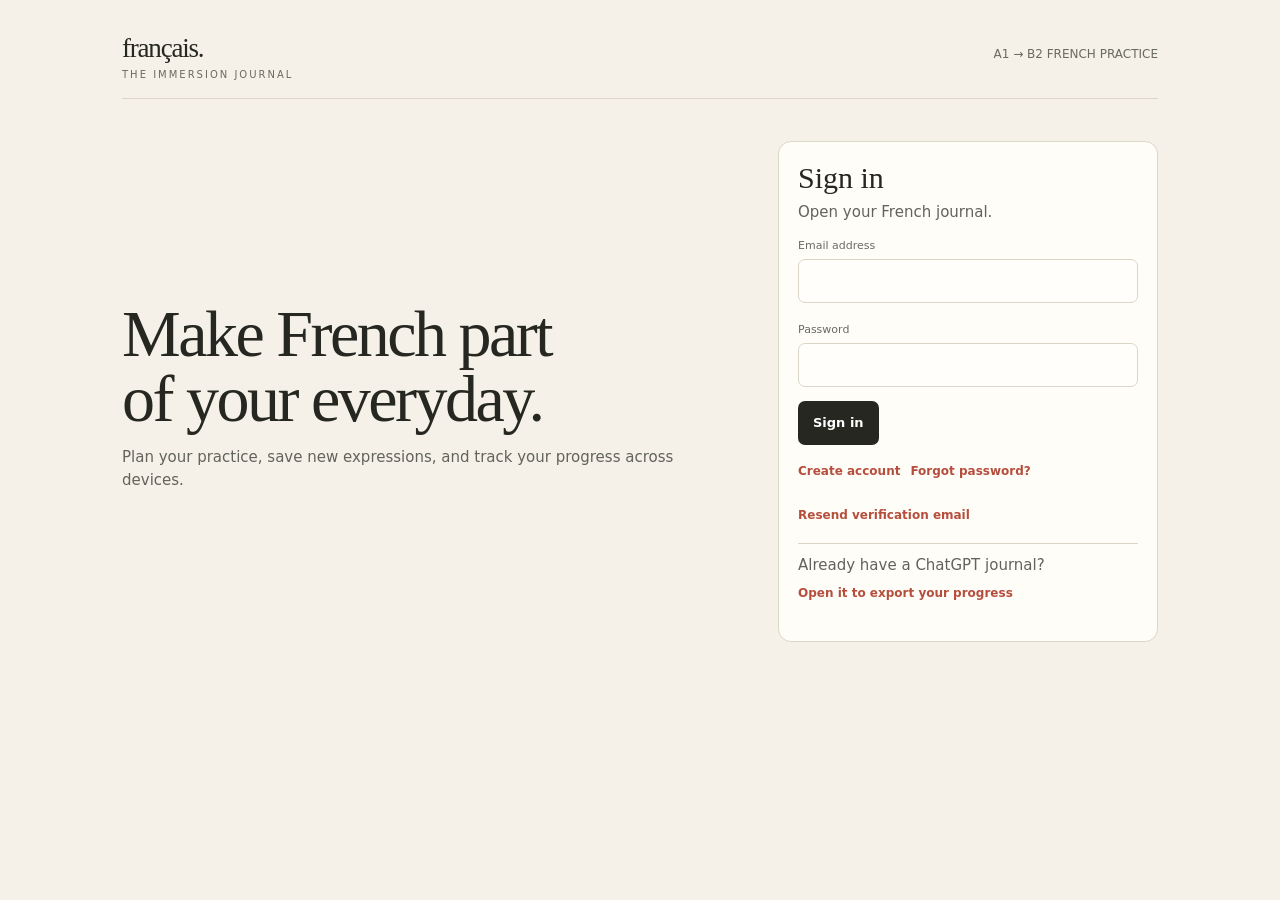
<file: index.html>
<!doctype html>
<html lang="en">
<head>
<meta charset="utf-8">
<meta name="viewport" content="width=device-width, initial-scale=1, viewport-fit=cover">
<meta name="referrer" content="no-referrer">
<meta http-equiv="Content-Security-Policy" content="default-src 'self'; connect-src 'self' https://*.supabase.co; style-src 'self' 'unsafe-inline'; base-uri 'none'; object-src 'none'; form-action 'self'">
<meta name="theme-color" content="#f5f1e8">
<meta name="journal-owner" content="">
<meta name="journal-auth-provider" content="supabase">
<meta name="description" content="A flexible, editorial French immersion tracker from A1 to B2.">
<link rel="manifest" href="./manifest.webmanifest">
<link rel="icon" href="./journal/icon-192.png">
<link rel="apple-touch-icon" href="./journal/icon-192.png">
<title>Français — Immersion Tracker</title>
<link rel="stylesheet" href="./journal/journal.css?v=email-accounts">
</head>
<body>

<div class="shell" id="pagesWelcome">
<header class="top">
  <div class="brand">français.<small>THE IMMERSION JOURNAL</small></div>
  <div class="topright">A1 → B2 FRENCH PRACTICE</div>
</header>
<main class="hero sign-in-hero email-auth">
  <div>
    <h1>Make French part<br>of your everyday.</h1>
    <p>Plan your practice, save new expressions, and track your progress across devices.</p>
  </div>
  <section class="card auth-card" aria-labelledby="authTitle">
    <h2 id="authTitle">Sign in</h2>
    <p id="authIntro" class="muted">Open your French journal.</p>
    <form id="authForm" hidden>
      <div id="authEmailField">
        <label class="label" for="authEmail">Email address</label>
        <input class="input" id="authEmail" type="email" autocomplete="email" inputmode="email" maxlength="254" required>
      </div>
      <div id="authPasswordField">
        <label class="label" for="authPassword">Password</label>
        <input class="input" id="authPassword" type="password" autocomplete="current-password" required>
        <p class="form-note" id="authPasswordHint" hidden>Use at least 12 characters.</p>
      </div>
      <button class="btn" id="authSubmit" type="submit">Sign in</button>
    </form>
    <p id="authStatus" class="muted auth-status" role="status" aria-live="polite">Checking sign-in…</p>
    <div class="auth-actions" id="authActions" hidden>
      <button class="link auth-link" type="button" data-auth-mode="signup">Create account</button>
      <button class="link auth-link" type="button" data-auth-mode="forgot">Forgot password?</button>
      <button class="link auth-link" type="button" data-auth-mode="resend">Resend verification email</button>
      <button class="link auth-link" type="button" data-auth-mode="signin" hidden>Back to sign in</button>
    </div>
    <p class="muted auth-legacy">Already have a ChatGPT journal? <a class="link" href="https://francais-immersion-journal.twinchime8.chatgpt.site/" target="_blank" rel="noopener">Open it to export your progress</a></p>
  </section>
</main>
</div>
<div class="shell" id="pagesJournal" hidden>
<header class="top"><div class="brand">français.<small>THE IMMERSION JOURNAL</small></div><div class="topright">A PERSONAL A1 → B2 PRACTICE SYSTEM
<div class="account-row"><span id="syncStatus" class="status" role="status">Connecting…</span><button class="btn secondary" type="button" id="pagesSignOut">Sign out</button></div></div></header>
<section class="hero"><div><div class="eyebrow">Your language, in progress</div><h1>Make French part<br>of your everyday.</h1><p>A flexible learning companion. Choose the time and energy you have today; keep moving toward independent, confident French.</p></div><div class="hero-stat"><div class="big" id="totalMinutes">0</div><div><div class="statlabel">Minutes logged</div><div class="muted"><span id="heroFocus">A2 focus</span></div></div></div></section>
<nav class="nav" aria-label="Main navigation">
<button class="active" data-tab="today">Today</button><button data-tab="tv5">TV5MONDE method</button><button data-tab="speaking">Speaking</button><button data-tab="vocab">Vocabulary</button><button data-tab="roadmap">A1 → B2 roadmap</button><button data-tab="history">Progress</button>
</nav>

<main>
<section class="section active" id="today">
<div class="sectionhead"><div><div class="eyebrow">Flexible daily planner</div><h2>What can you do today?</h2><p>No fixed weekdays. Pick a session that fits your day.</p></div><div class="streak"><span id="streak">0</span> <span class="muted">day practice streak</span></div></div>
<div class="grid">
<div class="card"><h3>Choose your pace</h3><p class="muted">Check off the activities you finish.</p>
<div class="pills" id="modes"><button class="pill selected" data-mode="light">Light · 5–10 min</button><button class="pill" data-mode="standard">Standard · ~20 min</button><button class="pill" data-mode="intensive">Intensive · 30–45 min</button></div>
<div class="metricrow"><strong id="modeTitle">Light day</strong><span id="modeTime" class="muted">5–10 minutes</span></div>
<div id="tasks"></div>
<label class="label" for="sessionMinutes">Additional minutes</label><input class="input" id="sessionMinutes" type="number" min="0" max="300" inputmode="numeric" placeholder="Optional">
<p class="form-note">Enter minutes for activities you haven’t already logged in another panel.</p>
<div class="btnrow"><button class="btn" id="finishSession">Log completed activities</button><button class="btn secondary" id="clearChecks">Clear checks</button></div>
<div class="notice">Busy day? Do your Duolingo lesson and one short TV5MONDE listening exercise. That is a valid light session.</div>
</div>
<div class="card"><h3>Daily Duolingo</h3><p class="muted"><strong id="duoStreak">0</strong> day Duolingo streak · <a class="link" href="https://www.duolingo.com/learn" target="_blank" rel="noopener">Open Duolingo ↗</a></p>
<div class="metricrow"><span>Today's lesson</span><strong id="duoStatus">Not logged</strong></div><div class="progress"><span id="duoBar"></span></div>
<label class="label" for="duoMinutes">Minutes spent</label><input class="input" id="duoMinutes" type="number" min="1" max="180" inputmode="numeric" placeholder="e.g. 7">
<div class="btnrow"><button class="btn" id="logDuo">Log today's Duolingo</button><button class="btn secondary" id="undoDuo" hidden>Remove today’s log</button></div>
<p class="muted" style="margin-top:12px">Use Duolingo for grammar and vocabulary, and TV5MONDE or a curated video for listening.</p>
<hr style="border:0;border-top:1px solid var(--line);margin:17px 0">
<h3>Quick log</h3><p class="muted">Record extra listening, reading or speaking whenever it happens.</p>
<label class="label" for="quickType">Activity</label><select class="input" id="quickType"><option>French listening</option><option>Speaking</option><option>Reading</option><option>Writing</option><option>TV5MONDE</option><option>Vocabulary review</option><option>Other immersion</option></select>
<label class="label" for="quickMinutes">Minutes</label><input class="input" id="quickMinutes" type="number" min="1" max="300" placeholder="e.g. 10">
<button class="btn secondary" id="quickLog">Add to today's total</button>
</div>
</div>
</section>

<section class="section" id="tv5">
<div class="sectionhead"><div><div class="eyebrow">Primary learning resource</div><h2>How to use TV5MONDE</h2><p>Turn one short lesson into listening, comprehension and usable language.</p></div><a class="link" href="https://apprendre.tv5monde.com/fr/exercices/a2-elementaire" target="_blank" rel="noopener">Browse A2 exercises ↗</a></div>
<div class="grid">
<div class="card"><h3>The five-step lesson</h3><p class="muted">Use this workflow for an A2 activity. It also works at B1 and B2.</p>
<div class="steps" id="tvSteps">
<div class="step"><div><label><input type="checkbox" data-tv-step="0"><strong>Listen first — no transcript</strong></label><p>Watch or listen once. Identify the topic, speakers and general message. Don't pause for every unknown word.</p></div></div>
<div class="step"><div><label><input type="checkbox" data-tv-step="1"><strong>Answer the comprehension questions</strong></label><p>Use what you understood. Guess where necessary; this trains real-time comprehension.</p></div></div>
<div class="step"><div><label><input type="checkbox" data-tv-step="2"><strong>Check the transcript</strong></label><p>Review incorrect answers. Find 3–5 useful words or expressions, not every unfamiliar item.</p></div></div>
<div class="step"><div><label><input type="checkbox" data-tv-step="3"><strong>Listen again</strong></label><p>Replay a short section while following the French text, then listen once more without reading.</p></div></div>
<div class="step"><div><label><input type="checkbox" data-tv-step="4"><strong>Produce something</strong></label><p>Say or write 2–3 original sentences using expressions from the lesson.</p></div></div>
</div>
</div>
<div class="card"><h3>Log a listening lesson</h3><p class="muted">Keep a record of what you studied and what needs another pass.</p>
<label class="label" for="tvTitle">Lesson title or topic</label><input class="input" id="tvTitle" placeholder="e.g. Se déplacer en ville">
<label class="label" for="tvSource">Source</label><select class="input" id="tvSource"><option>TV5MONDE</option><option>Curated video</option></select>
<label class="label" for="tvUrl">Lesson or video link</label><input class="input" id="tvUrl" type="url" inputmode="url" placeholder="https://">
<div class="fields"><div><label class="label" for="tvLevel">Level</label><select class="input" id="tvLevel"><option>A2</option><option>A1</option><option>B1</option><option>B2</option></select></div><div><label class="label" for="tvDifficulty">How did it feel?</label><select class="input" id="tvDifficulty"><option>Comfortable — understood most of it</option><option>Challenging — understood the general idea</option><option>Difficult — need to repeat it</option></select></div></div>
<label class="label" for="tvNotes">What did you understand?</label><textarea id="tvNotes" placeholder="Note the main idea or what to listen for on a second pass."></textarea>
<label class="label" for="tvExpressions">New expressions (one per line)</label><textarea id="tvExpressions" placeholder="Je me rends compte que...&#10;Ça dépend de..."></textarea>
<label class="label" for="tvMinutes">Minutes spent</label><input class="input" id="tvMinutes" type="number" min="1" placeholder="e.g. 15">
<button class="btn" id="saveTV">Save lesson</button>
<h4>Lesson journal</h4>
<div id="tvRecent" class="empty">Your saved lessons will appear here.</div>
</div>
</div>
</section>

<section class="section" id="speaking">
<div class="sectionhead"><div><div class="eyebrow">Active production</div><h2>Find your voice in French.</h2><p>Speak before you feel ready. Fluency grows through retrieval and interaction.</p></div></div>
<div class="grid">
<div class="card"><h3>Conversation prompts</h3><p class="muted">Choose a prompt and copy it with the tutor instructions into ChatGPT Voice or Claude.</p>
<div class="pills" id="promptLevels"><button class="pill selected" data-level="A2">A2</button><button class="pill" data-level="B1">B1</button><button class="pill" data-level="B2">B2</button></div>
<div id="promptBox" style="font:22px/1.3 var(--serif);padding:12px 0;min-height:90px">Raconte-moi ce que tu as fait hier et ce que tu as prévu pour demain.</div>
<div class="btnrow"><button class="btn" id="nextPrompt">Another prompt</button><button class="btn secondary" id="copyPrompt">Copy prompt</button></div>
<label class="label" for="tutorText">AI tutor instruction</label><textarea id="tutorText" readonly>You are my French conversation partner. My current level is approximately A2. Speak primarily in French, ask one question at a time, and let me finish before correcting me. At the end, give me three important corrections, five useful expressions, and one short challenge. Gradually increase the difficulty as I improve.</textarea>
<div class="btnrow"><button class="btn secondary" id="copyTutor">Copy full tutor prompt</button><a class="link" href="https://chatgpt.com/" target="_blank" rel="noopener">Open ChatGPT ↗</a><a class="link" href="https://claude.ai/" target="_blank" rel="noopener">Open Claude ↗</a></div>
</div>
<div class="card"><h3>Speaking session log</h3><p class="muted">Track real speaking practice, not just time spent thinking about French.</p>
<label class="label" for="speakTopic">What did you talk about?</label><input class="input" id="speakTopic" placeholder="e.g. My studies and career plans">
<label class="label" for="speakMinutes">Minutes spoken</label><input class="input" id="speakMinutes" type="number" min="1" placeholder="e.g. 12">
<label class="label" for="speakImprove">One thing to improve</label><input class="input" id="speakImprove" placeholder="e.g. Past tense / pronunciation">
<label class="label" for="speakNotes">Corrections or useful phrases</label><textarea id="speakNotes" placeholder="Write one correction you want to use next time."></textarea>
<button class="btn" id="saveSpeaking">Save speaking session</button>
<div id="speakRecent" class="empty">Your speaking sessions will appear here.</div>
</div>
</div>
</section>

<section class="section" id="vocab">
<div class="sectionhead"><div><div class="eyebrow">Personal phrasebook</div><h2>Collect language worth keeping.</h2><p>Save expressions in context. Whole phrases are more useful than isolated translations.</p></div></div>
<div class="grid">
<div class="card" id="wordForm"><h3 id="wordFormTitle">Add an expression</h3>
<label class="label" for="wordFR">French expression</label><input class="input" id="wordFR" placeholder="Je me rends compte que...">
<label class="label" for="wordEN">Meaning</label><input class="input" id="wordEN" placeholder="I realize that...">
<label class="label" for="wordExample">Your example sentence</label><textarea id="wordExample" placeholder="Je me rends compte que je dois pratiquer chaque jour."></textarea>
<label class="label" for="wordSource">Source</label><select class="input" id="wordSource"><option>TV5MONDE</option><option>Video / podcast</option><option>Conversation</option><option>Duolingo</option><option>Other</option></select>
<div class="btnrow"><button class="btn" id="saveWord">Save expression</button><button class="btn secondary" id="cancelWord" hidden>Cancel edit</button></div>
</div>
<div class="card"><h3>Your phrasebook <span class="wordCount" id="wordCount">0 expressions</span></h3>
<div class="review" id="wordReview"></div><label class="label" for="wordSearch">Search the phrasebook</label><input class="input" type="search" id="wordSearch" placeholder="Expression, meaning, or source">
<div id="wordList">Your saved expressions will appear here.</div></div>
</div>
</section>

<section class="section" id="roadmap">
<div class="sectionhead"><div><div class="eyebrow">Long-term direction</div><h2>From A1 to B2.</h2><p>Move forward when your abilities are ready, not just when a calendar says so.</p></div></div>
<div class="road" id="roadmapCards"></div>
<div class="card" style="margin-top:16px"><h3>Recommended progression of resources</h3>
<div class="activity log resource"><div><h4>A1–A2 · TV5MONDE and learner videos</h4><small>Build comprehension with short clips, transcripts and replays.</small><a class="link" href="https://apprendre.tv5monde.com/fr/exercices/a2-elementaire" target="_blank" rel="noopener">TV5MONDE A2 ↗</a></div></div>
<div class="activity log resource"><div><h4>A2 → B1 · InnerFrench</h4><small>Follow longer conversations on subjects you know.</small><a class="link" href="https://innerfrench.com/" target="_blank" rel="noopener">InnerFrench ↗</a></div></div>
<div class="activity log resource"><div><h4>B1 · Easy French and Radio-Canada</h4><small>Listen for spontaneous speech and get used to Quebec French.</small><a class="link" href="https://www.easyfrench.fm/" target="_blank" rel="noopener">Easy French ↗</a> · <a class="link" href="https://ici.radio-canada.ca/" target="_blank" rel="noopener">Radio-Canada ↗</a></div></div>
<div class="activity log resource"><div><h4>B1 → B2 · Interviews, news and longer reading</h4><small>Compare viewpoints and build arguments on professional or abstract topics.</small><a class="link" href="https://europass.europa.eu/en/common-european-framework-reference-languages-self-assessment-grid" target="_blank" rel="noopener">CEFR self-assessment ↗</a></div></div></div>
</section>

<section class="section" id="history">
<div class="sectionhead"><div><div class="eyebrow">Your effort, made visible</div><h2>Progress over time.</h2><p>Measure consistency and real practice. Don't confuse streaks with proficiency.</p></div><button class="btn secondary" id="exportData">Export my data</button></div>
<div class="grid">
<div class="card"><h3>Learning totals</h3><div class="metricrow"><span>Last 7 days</span><strong id="weekMinutes">0 min</strong></div><div class="minute-bars" id="weekBars" aria-label="Minutes logged each day over the past week"></div><div class="metricrow"><span>Total minutes</span><strong id="histMinutes">0</strong></div><div class="metricrow"><span>Duolingo days logged</span><strong id="histDuo">0</strong></div><div class="metricrow"><span>TV5MONDE lessons</span><strong id="histTV">0</strong></div><div class="metricrow"><span>Speaking sessions</span><strong id="histSpeak">0</strong></div><div class="metricrow"><span>Saved expressions</span><strong id="histWords">0</strong></div><div class="metricrow"><span>Planner sessions logged</span><strong id="histSessions">0</strong></div><div class="metricrow"><span>Speaking minutes</span><strong id="histSpeakingMinutes">0</strong></div><div class="metricrow"><span>TV5MONDE minutes</span><strong id="histTVMinutes">0</strong></div></div>
<div class="card"><h3>Activity journal</h3><label class="label" for="historyFilter">Filter by activity</label><select id="historyFilter" class="input"><option value="">All activities</option></select><div id="activityHistory" class="empty">Your activity will appear here as you log it.</div></div>
</div>
<div class="card archive"><h3>Sync and backups</h3><p class="muted">Sign in with the same email account on each device. If this browser contains your old tracker progress, you can import it below.</p>
<div class="btnrow"><button class="btn secondary" id="syncNow">Sync now</button><button class="btn secondary" id="importData">Import backup</button><button class="btn secondary" id="importLegacy" hidden>Import old progress from this browser</button><input type="file" id="importFile" accept=".json,application/json" hidden><button class="btn secondary" id="resetAll">Reset journal</button></div></div>
</section>
</main>
<footer class="footer"><span>FRANÇAIS · A PERSONAL IMMERSION JOURNAL</span><span>Small, consistent contact with French adds up.</span></footer>
</div>
<div class="toast" id="toast" role="status"></div>
<script defer src="./journal/vendor/supabase-2.119.0.js"></script>
<script type="module" src="./journal/pages-email.js"></script>
</body></html>
</file>
<file: journal/journal.css>
:root{--paper:#f5f1e8;--ink:#252720;--muted:#77776d;--line:#dcd6c9;--red:#b64e3d;--green:#456b59;--blue:#526c83;--card:#fffdf8;--serif:Georgia,'Times New Roman',serif;--sans:Inter,ui-sans-serif,system-ui,-apple-system,BlinkMacSystemFont,"Segoe UI",sans-serif}
*{box-sizing:border-box}body{margin:0;background:var(--paper);color:var(--ink);font-family:var(--sans);line-height:1.45}button,input,textarea,select{font:inherit}button{cursor:pointer}.shell{max-width:1080px;margin:auto;padding:22px 22px 80px}.top{display:flex;justify-content:space-between;align-items:center;border-bottom:1px solid var(--line);padding:7px 0 18px}.brand{font-family:var(--serif);font-size:27px;letter-spacing:-1.2px}.brand small{display:block;font:10px var(--sans);letter-spacing:2px;color:var(--muted);margin-top:1px}.topright{font-size:12px;color:var(--muted)}.hero{padding:42px 0 30px;display:grid;grid-template-columns:1.3fr .7fr;gap:28px;align-items:end}.eyebrow{font-size:10px;letter-spacing:2px;text-transform:uppercase;color:var(--red);font-weight:700}.hero h1{font:clamp(38px,6vw,66px)/.98 var(--serif);letter-spacing:-2.5px;margin:12px 0 14px;max-width:650px}.hero p{color:#62635b;max-width:570px;margin:0;font-size:15px}.hero-stat{border-left:1px solid var(--line);padding:8px 0 8px 25px}.big{font:48px var(--serif)}.statlabel{font-size:11px;letter-spacing:1.2px;color:var(--muted);text-transform:uppercase}.nav{display:flex;gap:7px;overflow:auto;padding:12px 0 18px;border-bottom:1px solid var(--line);position:sticky;top:0;background:var(--paper);z-index:5}.nav button{border:1px solid transparent;background:transparent;padding:9px 13px;border-radius:30px;color:#686960;font-size:12px;white-space:nowrap}.nav button.active{background:var(--ink);color:#fff}.section{display:none;padding-top:27px}.section.active{display:block}.sectionhead{display:flex;justify-content:space-between;gap:16px;align-items:end;margin-bottom:19px}.sectionhead h2{font:34px var(--serif);letter-spacing:-1px;margin:3px 0}.sectionhead p{margin:0;color:var(--muted);font-size:13px}.grid{display:grid;grid-template-columns:1.1fr .9fr;gap:16px}.card{background:var(--card);border:1px solid var(--line);border-radius:13px;padding:19px}.card h3{font:23px var(--serif);margin:0 0 6px}.muted{color:var(--muted);font-size:12px}.pills{display:flex;gap:7px;flex-wrap:wrap;margin:14px 0}.pill{border:1px solid var(--line);background:transparent;padding:8px 12px;border-radius:30px;font-size:12px;color:#55574f}.pill.selected{background:#e9e2d4;border-color:#b9ad98;color:var(--ink)}.activity{display:flex;gap:11px;align-items:flex-start;padding:12px 0;border-top:1px solid #eee9df}.activity input{accent-color:var(--green);margin-top:4px;width:17px;height:17px}.activity strong{display:block;font-size:13px}.activity small{display:block;color:var(--muted);font-size:11px;margin-top:3px}.btn{border:0;background:var(--ink);color:white;padding:10px 15px;border-radius:7px;font-size:12px}.btn.secondary{background:transparent;color:var(--ink);border:1px solid var(--line)}.btn.red{background:var(--red)}.btnrow{display:flex;gap:8px;flex-wrap:wrap;margin-top:14px}.progress{height:7px;background:#e9e4d9;border-radius:10px;overflow:hidden;margin:12px 0}.progress span{display:block;height:100%;background:var(--green);width:0;transition:width .2s}.metricrow{display:flex;justify-content:space-between;font-size:12px}.input,textarea,select{width:100%;border:1px solid var(--line);background:#fffefa;border-radius:7px;padding:10px 11px;color:var(--ink);font-size:13px;margin:5px 0 11px}textarea{min-height:90px;resize:vertical}.label{font-size:11px;color:var(--muted);display:block;margin-top:8px}.link{color:var(--red);text-decoration:none;font-size:12px;font-weight:650}.link:hover{text-decoration:underline}.steps{counter-reset:step}.step{display:grid;grid-template-columns:28px 1fr;gap:10px;padding:13px 0;border-top:1px solid #eee9df}.step:before{counter-increment:step;content:counter(step);width:25px;height:25px;border-radius:50%;background:#eee8dc;display:grid;place-items:center;font:14px var(--serif)}.step strong{font-size:13px}.step p{margin:3px 0 0;color:var(--muted);font-size:12px}.word{padding:13px 0;border-top:1px solid #eee9df;display:flex;justify-content:space-between;gap:12px}.word strong{font:18px var(--serif)}.tag{font-size:10px;color:var(--green);background:#eaf0e9;padding:4px 7px;border-radius:20px;height:max-content}.road{display:grid;grid-template-columns:repeat(4,1fr);gap:10px}.phase{border:1px solid var(--line);background:var(--card);border-radius:12px;padding:15px}.phase .level{font:30px var(--serif)}.phase h3{font:19px var(--serif);margin:5px 0}.phase p,.phase li{font-size:11px;color:var(--muted)}.phase ul{padding-left:17px}.phase.current{border-color:var(--red);box-shadow:inset 0 3px var(--red)}.notice{background:#f0e9dc;padding:12px 14px;border-radius:8px;font-size:12px;color:#60594d;margin-top:12px}.empty{font-size:12px;color:var(--muted);padding:15px 0}.footer{border-top:1px solid var(--line);margin-top:35px;padding-top:15px;color:var(--muted);font-size:10px;display:flex;justify-content:space-between;gap:12px}.streak{font:29px var(--serif)}.toast{position:fixed;bottom:20px;left:50%;transform:translateX(-50%);background:var(--ink);color:white;padding:10px 16px;border-radius:30px;font-size:12px;opacity:0;transition:opacity .2s;pointer-events:none}.toast.show{opacity:1}
@media(max-width:720px){.shell{padding:14px 15px 55px}.hero{grid-template-columns:1fr;padding:30px 0 20px;gap:17px}.hero-stat{border-left:0;border-top:1px solid var(--line);padding:14px 0 0;display:flex;align-items:center;gap:12px}.big{font-size:36px}.grid{grid-template-columns:1fr}.road{grid-template-columns:repeat(2,1fr)}.sectionhead{align-items:start;flex-direction:column}.topright{font-size:10px}}
@media(max-width:390px){.road{grid-template-columns:1fr}.hero h1{font-size:43px}}

:root{--muted:#696a60}body{overflow-wrap:anywhere}.shell{padding-inline:max(22px,env(safe-area-inset-left)) max(22px,env(safe-area-inset-right))}.grid>*{min-width:0}
.nav{scroll-padding-inline:7px}.nav button,.btn,.pill{min-height:44px}.nav button,.pill,.btn{font-size:13px}.nav button:focus-visible,.btn:focus-visible,.pill:focus-visible,a:focus-visible,input:focus-visible,select:focus-visible,textarea:focus-visible{outline:2px solid var(--blue);outline-offset:2px}
.topright{text-align:right}.status{display:block;margin-top:5px;color:var(--green);font-size:11px}.status[data-state="warn"]{color:#a04435}.hero p,.sectionhead p{line-height:1.55}.hero-stat .big{white-space:nowrap}.hero-stat .muted{margin-top:3px}
.card p.muted{margin:6px 0 12px}.metricrow{gap:10px;margin:7px 0}.input,textarea,select{min-height:44px}.activity{cursor:pointer}.activity input{flex:0 0 19px}.activity small,.phase p,.phase li{font-size:12px}.activity.log{cursor:default}.activity.log>div{min-width:0;width:100%}.link{display:inline-flex;align-items:center;min-height:37px}.btnrow{align-items:center}.card .btnrow{margin-bottom:4px}
.fields{display:grid;grid-template-columns:1fr 1fr;gap:0 12px}.step label{display:flex;gap:8px;align-items:flex-start;cursor:pointer}.step input{accent-color:var(--green);margin:3px 0 0;width:17px;height:17px;flex:0 0 17px}.step:has(input:checked):before{background:#eaf0e9;color:var(--green)} .inline-actions{display:flex;gap:5px;flex-wrap:wrap;margin-top:6px}.inline-actions .btn,.inline-actions .pill{min-height:40px}.word p,.log p{margin:6px 0;font-size:13px;white-space:pre-wrap}.word .inline-actions{margin-top:0}.word>div{min-width:0}.word{align-items:start}.review{border-block:1px solid var(--line);margin:4px 0 14px;padding:12px 0}.review strong{font:22px var(--serif)}.review p{margin:8px 0;white-space:pre-wrap}.form-note{font-size:12px;color:var(--muted);margin:-4px 0 10px}.road{grid-template-columns:repeat(5,minmax(0,1fr))}.phase .activity{align-items:center;padding:9px 0}.phase .activity input{margin:0;width:15px;height:15px;flex-basis:15px}.phase .activity span{font-size:12px}.phase .eyebrow{letter-spacing:1px}.phase .pill{margin-top:7px}.resource h4{margin:0;font-size:13px}.resource .link{min-height:30px}.archive{margin-top:16px}.archive summary{cursor:pointer;padding:12px 0}.minute-bars{display:grid;grid-template-columns:repeat(7,1fr);gap:7px;margin:16px 0;text-align:center}.minute-bars .bar-track{height:62px;display:flex;align-items:flex-end;justify-content:center;border-bottom:1px solid var(--line)}.minute-bars .bar-track i{width:min(25px,60%);display:block;background:var(--green);border-radius:4px 4px 0 0}.minute-bars small{display:block;font-size:11px;color:var(--muted)}.bar-value{font-size:11px;font-weight:650}.toast{z-index:10;bottom:max(20px,env(safe-area-inset-bottom));max-width:calc(100% - 24px);width:max-content;text-align:center}.wordCount{font:12px var(--sans);color:var(--muted)}
@media(max-width:1000px){.road{grid-template-columns:repeat(3,minmax(0,1fr))}}
@media(max-width:720px){.shell{padding-inline:max(15px,env(safe-area-inset-left)) max(15px,env(safe-area-inset-right))}.nav{padding:8px 0;scrollbar-width:thin}.nav button{padding-inline:11px}.hero h1{font-size:clamp(38px,9.7vw,53px)}.hero-stat{padding-top:10px}.section{padding-top:20px}.card{padding:16px}.input,textarea,select{font-size:16px}.road{grid-template-columns:repeat(2,minmax(0,1fr))}.phase{padding:12px}.topright{max-width:135px}.sectionhead{gap:8px}.footer{font-size:10px}}
@media(max-width:350px){.fields,.road{grid-template-columns:1fr}.word{display:block}.word .inline-actions{margin-top:6px}}
@media(prefers-reduced-motion:reduce){*,*::before,*::after{scroll-behavior:auto !important;transition:none !important}}

.sign-in-hero{grid-template-columns:1fr;min-height:clamp(330px,65vh,560px);align-content:center}
.sign-in-hero .btn{display:inline-flex;align-items:center;text-decoration:none;font-weight:650}
.sign-in-hero .sign-in-help{margin-top:12px;color:var(--muted);font-size:13px}
.account-row{display:flex;justify-content:flex-end;align-items:center;gap:12px}
.account-row .status{margin:0}
.account-row .link{min-height:44px;white-space:nowrap}
.account-row #pagesSignOut{white-space:nowrap}
.sign-in-hero #pagesStatus:empty{display:none}
.sign-in-hero #pagesStatus{min-height:0;margin:0}

.email-auth{grid-template-columns:minmax(0,1fr) minmax(280px,380px);align-items:center;gap:28px}
.auth-card h2{font:30px var(--serif);margin:0 0 5px}
.auth-card #authIntro,.auth-card .auth-status{margin:6px 0 14px}
.auth-status:empty{display:none}.auth-status[data-error="true"]{color:#a04435}
.auth-card #authSubmit{margin-top:3px}
.auth-actions:not([hidden]){display:flex;flex-wrap:wrap;column-gap:10px;margin-top:4px}
.auth-link{border:0;background:transparent;padding:0;text-align:left;min-height:44px}
.auth-link[hidden]{display:none}
.auth-card .auth-legacy{border-top:1px solid var(--line);margin:10px 0 0;padding-top:10px}
.auth-card .auth-legacy .link{min-height:32px}
@media(max-width:720px){.email-auth{grid-template-columns:1fr;min-height:0;align-items:start;gap:18px}.auth-card{max-width:440px;width:100%}}
</file>
